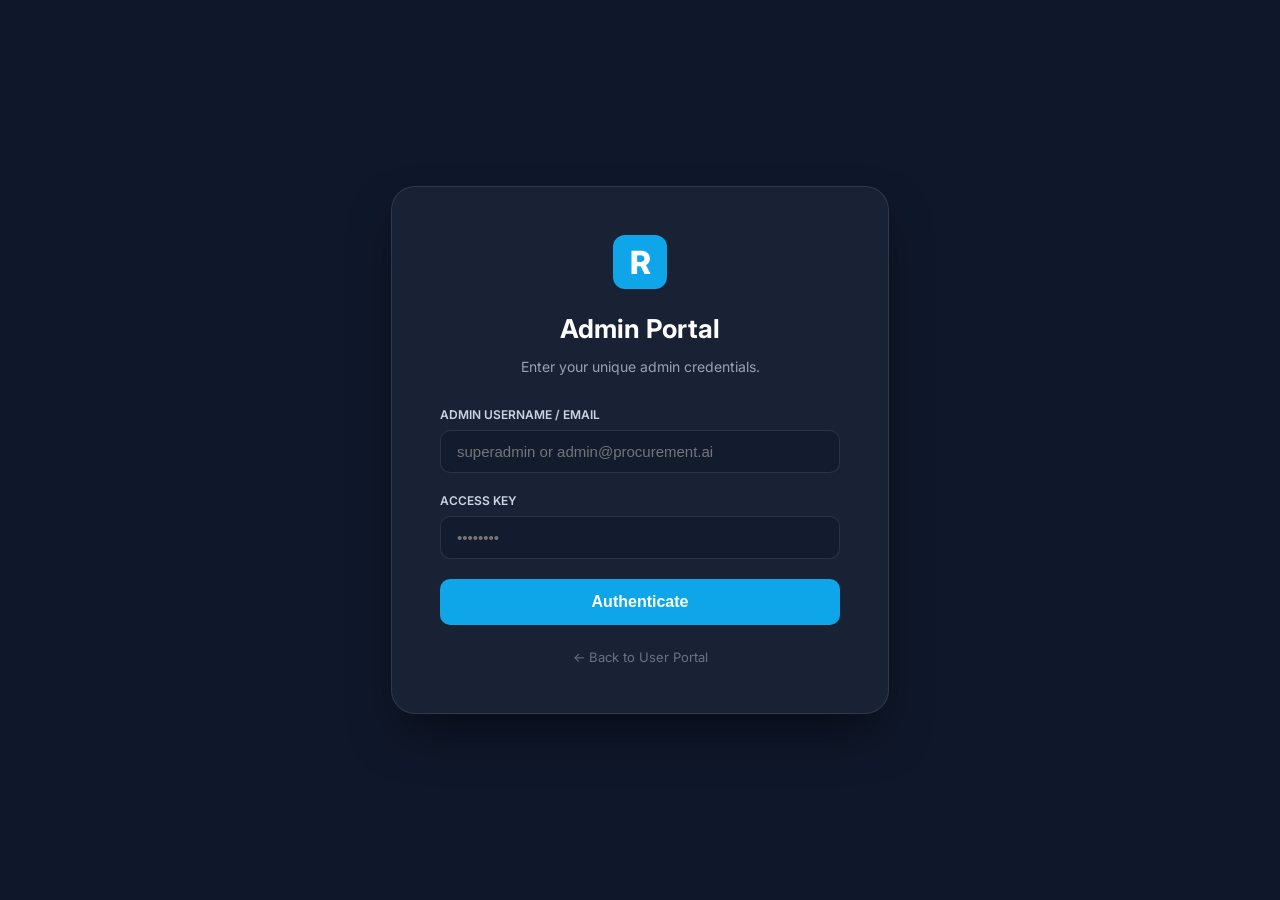
<file: ui/admin-login.html>
<!DOCTYPE html>
<html lang="en">

<head>
    <meta charset="UTF-8">
    <meta name="viewport" content="width=device-width, initial-scale=1.0">
    <title>Admin Portal - Procurement</title>
    <link rel="icon" type="image/svg+xml"
        href="data:image/svg+xml,<svg xmlns=%22http://www.w3.org/2000/svg%22 viewBox=%220 0 100 100%22><circle cx=%2250%22 cy=%2250%22 r=%2245%22 fill=%22%23FF5C35%22/><text y=%22.9em%22 font-size=%2280%22 x=%2250%25%22 text-anchor=%22middle%22 fill=%22white%22 font-family=%22serif%22 font-weight=%22bold%22>R</text></svg>">
    <link rel="preconnect" href="https://fonts.googleapis.com">
    <link rel="preconnect" href="https://fonts.gstatic.com" crossorigin>
    <link href="https://fonts.googleapis.com/css2?family=Inter:wght@400;500;600;700&display=swap" rel="stylesheet">
    <style>
        :root {
            --primary-orange: #0EA5E9;
            --primary-hover: #ff451a;
            --dark-bg: #0f172a;
        }

        body {
            margin: 0;
            padding: 0;
            font-family: 'Inter', sans-serif;
            background: var(--dark-bg);
            display: flex;
            align-items: center;
            justify-content: center;
            height: 100vh;
            color: white;
            overflow: hidden;
        }

        .login-card {
            background: rgba(30, 41, 59, 0.7);
            backdrop-filter: blur(20px);
            padding: 48px;
            border-radius: 24px;
            width: 100%;
            max-width: 400px;
            border: 1px solid rgba(255, 255, 255, 0.1);
            box-shadow: 0 25px 50px -12px rgba(0, 0, 0, 0.5);
            text-align: center;
        }

        .logo-icon {
            width: 54px;
            height: 54px;
            background: var(--primary-orange);
            color: white;
            border-radius: 12px;
            display: flex;
            align-items: center;
            justify-content: center;
            font-size: 32px;
            font-weight: 800;
            margin: 0 auto 24px;
        }

        h1 {
            font-size: 26px;
            font-weight: 700;
            margin-bottom: 8px;
        }

        p {
            color: #94a3b8;
            font-size: 14px;
            margin-bottom: 32px;
        }

        .input-group {
            text-align: left;
            margin-bottom: 20px;
        }

        label {
            display: block;
            font-size: 12px;
            font-weight: 600;
            color: #cbd5e1;
            margin-bottom: 8px;
            text-transform: uppercase;
        }

        input {
            width: 100%;
            padding: 12px 16px;
            background: rgba(15, 23, 42, 0.5);
            border: 1px solid rgba(255, 255, 255, 0.1);
            border-radius: 10px;
            color: white;
            font-size: 15px;
            outline: none;
            box-sizing: border-box;
            transition: border-color 0.2s;
        }

        input:focus {
            border-color: var(--primary-orange);
        }

        button {
            width: 100%;
            padding: 14px;
            background: var(--primary-orange);
            color: white;
            border: none;
            border-radius: 10px;
            font-size: 16px;
            font-weight: 700;
            cursor: pointer;
            transition: all 0.2s;
            margin-top: 12px;
        }

        button:hover {
            background: var(--primary-hover);
            transform: translateY(-1px);
        }

        button:active {
            transform: translateY(0);
        }

        #error-msg {
            background: rgba(239, 68, 68, 0.1);
            color: #f87171;
            padding: 12px;
            border-radius: 8px;
            font-size: 13px;
            margin-bottom: 20px;
            display: none;
            border: 1px solid rgba(239, 68, 68, 0.2);
        }

        .back-link {
            display: block;
            margin-top: 24px;
            color: #64748b;
            text-decoration: none;
            font-size: 13px;
            transition: color 0.2s;
        }

        .back-link:hover {
            color: white;
        }
    </style>
</head>

<body>
    <div id="top-loader"></div>
    <div class="login-card">
        <div class="logo-icon">R</div>
        <h1>Admin Portal</h1>
        <p>Enter your unique admin credentials.</p>

        <div id="error-msg"></div>

        <form id="login-form">
            <div class="input-group">
                <label>Admin Username / Email</label>
                <input type="text" id="email" required placeholder="superadmin or admin@procurement.ai">
            </div>
            <div class="input-group">
                <label>Access Key</label>
                <input type="password" id="password" required placeholder="••••••••">
            </div>
            <button type="submit" id="submit-btn"
                style="display: flex; align-items: center; justify-content: center; gap: 8px;">
                Authenticate
            </button>
        </form>

        <a href="/" class="back-link">← Back to User Portal</a>
    </div>

    <script>
        document.getElementById('login-form').addEventListener('submit', async (e) => {
            e.preventDefault();
            const email = document.getElementById('email').value;
            const password = document.getElementById('password').value;
            const errorMsg = document.getElementById('error-msg');
            const btn = document.getElementById('submit-btn');

            errorMsg.style.display = 'none';
            btn.disabled = true;
            btn.textContent = 'Authenticating...';

            try {
                const formData = new URLSearchParams();
                formData.append('username', email);
                formData.append('password', password);

                const response = await fetch('/api/admin/login', {
                    method: 'POST',
                    body: formData,
                    headers: { 'Content-Type': 'application/x-www-form-urlencoded' }
                });

                if (response.ok) {
                    const data = await response.json();
                    localStorage.setItem('access_token', data.access_token);
                    localStorage.setItem('role', 'admin');
                    window.location.href = '/admin_portal';
                } else {
                    const error = await response.json();
                    errorMsg.textContent = error.detail || 'Access Denied';
                    errorMsg.style.display = 'block';
                }
            } catch (err) {
                errorMsg.textContent = 'Connection error. Please try again.';
                errorMsg.style.display = 'block';
            } finally {
                btn.disabled = false;
                btn.textContent = 'Authenticate';
            }
        });
    </script>
</body>

</html>
</file>
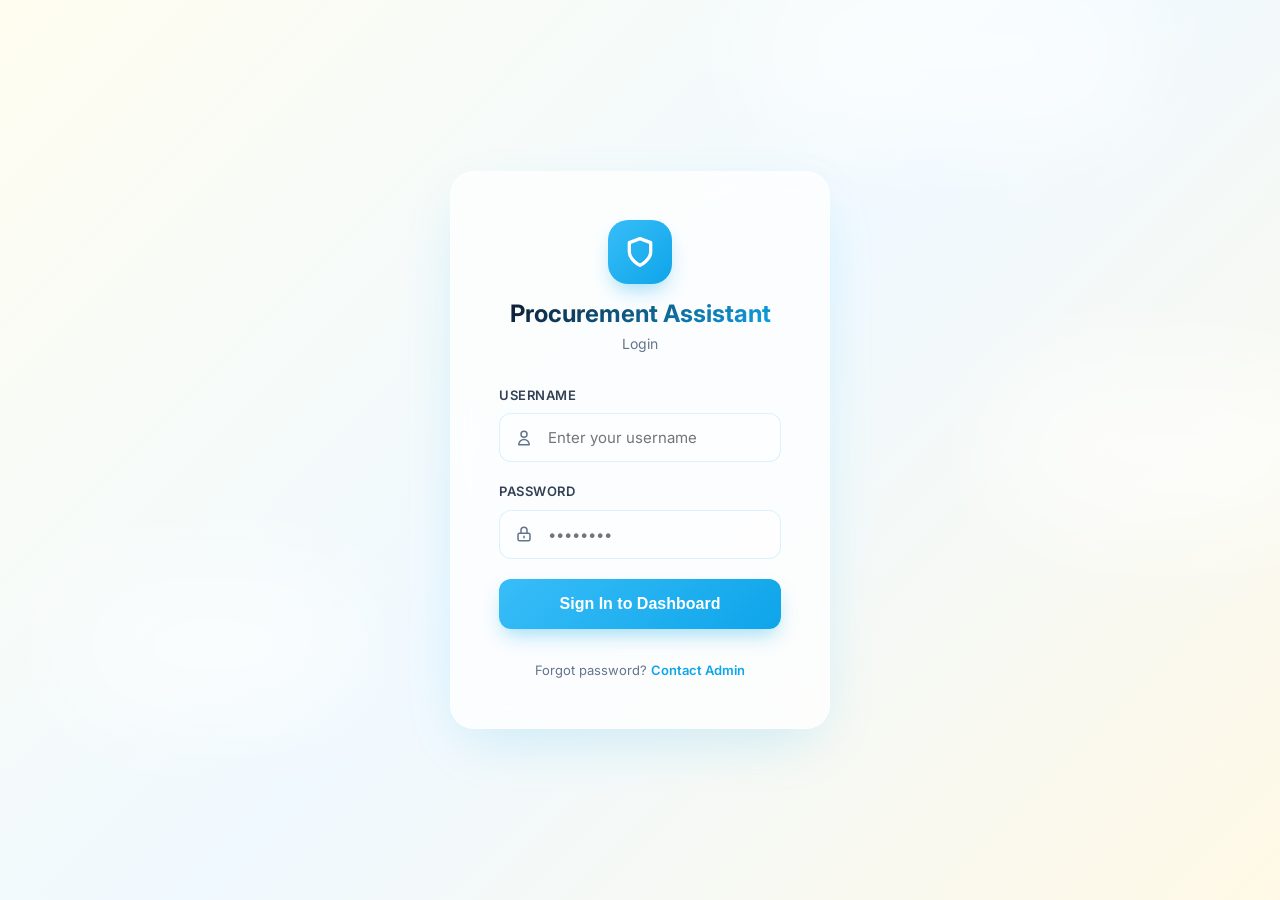
<file: ui/login.html>
<!DOCTYPE html>
<html lang="en">

<head>
    <meta charset="UTF-8">
    <meta name="viewport" content="width=device-width, initial-scale=1.0">
    <title>Login - Procurement</title>
    <link rel="preconnect" href="https://fonts.googleapis.com">
    <link rel="preconnect" href="https://fonts.gstatic.com" crossorigin>
    <link href="https://fonts.googleapis.com/css2?family=Inter:wght@400;500;600;700&display=swap" rel="stylesheet">
    <link rel="stylesheet" href="css/variables.css?v=1.6">
    <link rel="stylesheet" href="css/components.css?v=1.6">
    <style>
        :root {
            /* Heavenly Color Palette - Enhanced */
            --primary-yellow: #FFFDF0;
            --secondary-yellow: #FFF9E6;
            --accent-yellow: #FFE599;
            --warm-yellow: #FFD966;

            --primary-blue: #F0F9FF;
            --secondary-blue: #E0F2FE;
            --accent-blue: #7DD3FC;
            --deep-blue: #0EA5E9;
            --vibrant-blue: #0284C7;

            /* Neutral Colors */
            --text-primary: #0F172A;
            --text-secondary: #334155;
            --text-muted: #64748B;
            --white: #FFFFFF;
            --border-light: rgba(14, 165, 233, 0.15);

            /* Gradients */
            --gradient-heaven: linear-gradient(135deg, #FFFDF0 0%, #F0F9FF 50%, #FFF9E6 100%);
            --gradient-vibrant: linear-gradient(135deg, #38BDF8 0%, #0EA5E9 100%);
            
            /* Glassmorphism */
            --glass-bg: rgba(255, 255, 255, 0.7);
            --glass-border: rgba(255, 255, 255, 0.4);
            --glass-blur: blur(12px);
        }

        * {
            margin: 0;
            padding: 0;
            box-sizing: border-box;
        }

        body {
            font-family: 'Inter', sans-serif;
            min-height: 100vh;
            display: flex;
            align-items: center;
            justify-content: center;
            background: var(--gradient-heaven);
            overflow: hidden;
            position: relative;
        }

        /* Decorative Clouds */
        .login-bg {
            position: fixed;
            inset: 0;
            pointer-events: none;
            z-index: 0;
        }

        .cloud {
            position: absolute;
            background: rgba(255, 255, 255, 0.6);
            border-radius: 100px;
            filter: blur(50px);
            animation: cloudFloat 20s ease-in-out infinite;
        }

        .cloud-1 { width: 400px; height: 200px; top: -50px; right: 10%; animation-duration: 20s; }
        .cloud-2 { width: 300px; height: 150px; bottom: 20%; left: 5%; animation-duration: 25s; animation-direction: reverse; }
        .cloud-3 { width: 350px; height: 180px; top: 40%; right: -5%; animation-duration: 22s; }

        @keyframes cloudFloat {
            0%, 100% { transform: translateX(0) translateY(0); }
            25% { transform: translateX(20px) translateY(-10px); }
            50% { transform: translateX(-10px) translateY(5px); }
            75% { transform: translateX(15px) translateY(-5px); }
        }

        .login-container {
            width: 100%;
            max-width: 420px;
            padding: 20px;
            position: relative;
            z-index: 1;
        }

        .login-card {
            background: var(--glass-bg);
            backdrop-filter: var(--glass-blur);
            -webkit-backdrop-filter: var(--glass-blur);
            border: 1px solid var(--glass-border);
            border-radius: 24px;
            padding: 48px;
            box-shadow: 0 20px 60px -15px rgba(14, 165, 233, 0.2);
            animation: slideUp 0.6s cubic-bezier(0.4, 0, 0.2, 1);
        }

        @keyframes slideUp {
            from { opacity: 0; transform: translateY(20px); }
            to { opacity: 1; transform: translateY(0); }
        }

        .brand-section {
            text-align: center;
            margin-bottom: 32px;
        }

        .login-logo {
            width: 64px;
            height: 64px;
            background: var(--gradient-vibrant);
            border-radius: 20px;
            display: flex;
            align-items: center;
            justify-content: center;
            margin: 0 auto 16px;
            box-shadow: 0 10px 20px -5px rgba(14, 165, 233, 0.4);
            color: white;
        }

        .brand-name {
            font-size: 24px;
            font-weight: 700;
            color: var(--text-primary);
            background: linear-gradient(135deg, var(--text-primary) 0%, var(--deep-blue) 100%);
            -webkit-background-clip: text;
            -webkit-text-fill-color: transparent;
            background-clip: text;
        }

        .brand-tagline {
            font-size: 14px;
            color: var(--text-muted);
            margin-top: 4px;
        }

        .form-group {
            margin-bottom: 20px;
        }

        .form-label {
            display: block;
            font-size: 13px;
            font-weight: 600;
            color: var(--text-secondary);
            margin-bottom: 8px;
            text-transform: uppercase;
            letter-spacing: 0.5px;
        }

        .input-wrapper {
            position: relative;
        }

        .input-icon {
            position: absolute;
            left: 16px;
            top: 50%;
            transform: translateY(-50%);
            color: var(--text-muted);
            pointer-events: none;
            width: 18px;
            height: 18px;
        }

        .login-input {
            width: 100%;
            padding: 14px 14px 14px 48px;
            background: rgba(255, 255, 255, 0.5);
            border: 1px solid var(--border-light);
            border-radius: 12px;
            font-family: inherit;
            font-size: 15px;
            transition: all 0.2s ease;
            color: var(--text-primary);
        }

        .login-input:focus {
            outline: none;
            border-color: var(--deep-blue);
            background: white;
            box-shadow: 0 0 0 4px rgba(14, 165, 233, 0.15);
        }

        .btn-login {
            width: 100%;
            padding: 16px;
            background: var(--gradient-vibrant);
            color: white;
            border: none;
            border-radius: 12px;
            font-weight: 600;
            font-size: 16px;
            cursor: pointer;
            transition: all 0.3s ease;
            display: flex;
            align-items: center;
            justify-content: center;
            gap: 10px;
            box-shadow: 0 10px 20px -5px rgba(14, 165, 233, 0.4);
            margin-top: 12px;
        }

        .btn-login:hover {
            transform: translateY(-2px);
            box-shadow: 0 15px 25px -5px rgba(14, 165, 233, 0.5);
        }

        .btn-login:disabled {
            opacity: 0.7;
            cursor: not-allowed;
            transform: none;
        }

        .footer-links {
            text-align: center;
            margin-top: 32px;
            font-size: 13px;
            color: var(--text-muted);
        }

        .footer-links a {
            color: var(--deep-blue);
            text-decoration: none;
            font-weight: 600;
        }

        .error-message {
            background: #FEF2F2;
            color: #DC2626;
            padding: 12px;
            border-radius: 10px;
            font-size: 13px;
            border: 1px solid #FEE2E2;
            margin-bottom: 20px;
            display: none;
            text-align: center;
        }

        .spinner {
            width: 20px;
            height: 20px;
            border: 2px solid rgba(255, 255, 255, 0.3);
            border-radius: 50%;
            border-top-color: white;
            animation: spin 0.8s linear infinite;
            display: none;
        }

        @keyframes spin { to { transform: rotate(360deg); } }
    </style>
</head>

<body>
    <div id="top-loader"></div>
    <div class="login-bg">
        <div class="cloud cloud-1"></div>
        <div class="cloud cloud-2"></div>
        <div class="cloud cloud-3"></div>
    </div>
    <div class="login-container">
        <div class="login-card">
            <div class="brand-section">
                <div class="login-logo">
                    <svg width="32" height="32" viewBox="0 0 24 24" fill="none" stroke="currentColor" stroke-width="2.5"
                        stroke-linecap="round" stroke-linejoin="round">
                        <path d="M12 22s8-4 8-10V5l-8-3-8 3v7c0 6 8 10 8 10z"></path>
                    </svg>
                </div>
                <h1 class="brand-name">Procurement Assistant</h1>
                <p class="brand-tagline">Login</p>
            </div>

            <div id="errorBox" class="error-message"></div>

            <form id="loginForm">
                <div class="form-group">
                    <label class="form-label" for="username">Username</label>
                    <div class="input-wrapper">
                        <svg class="input-icon" fill="none" stroke="currentColor" viewBox="0 0 24 24">
                            <path stroke-linecap="round" stroke-linejoin="round" stroke-width="2"
                                d="M16 7a4 4 0 11-8 0 4 4 0 018 0zM12 14a7 7 0 00-7 7h14a7 7 0 00-7-7z"></path>
                        </svg>
                        <input type="text" id="username" class="login-input" placeholder="Enter your username" required>
                    </div>
                </div>

                <div class="form-group">
                    <label class="form-label" for="password">Password</label>
                    <div class="input-wrapper">
                        <svg class="input-icon" fill="none" stroke="currentColor" viewBox="0 0 24 24">
                            <path stroke-linecap="round" stroke-linejoin="round" stroke-width="2"
                                d="M12 15v2m-6 4h12a2 2 0 002-2v-6a2 2 0 00-2-2H6a2 2 0 00-2 2v6a2 2 0 002 2zm10-10V7a4 4 0 00-8 0v4h8z">
                            </path>
                        </svg>
                        <input type="password" id="password" class="login-input" placeholder="••••••••" required>
                    </div>
                </div>

                <button type="submit" id="submitBtn" class="btn-login">
                    <div id="submitSpinner" class="spinner"></div>
                    <span id="submitLabel">Sign In to Dashboard</span>
                </button>
            </form>

            <div class="footer-links">
                Forgot password? <a href="#">Contact Admin</a>
            </div>
        </div>
    </div>

    <script src="js/auth.js"></script>
    <script src="js/api.js"></script>
    <script>
        document.getElementById('loginForm').onsubmit = async (e) => {
            e.preventDefault();

            const btn = document.getElementById('submitBtn');
            const label = document.getElementById('submitLabel');
            const spinner = document.getElementById('submitSpinner');
            const errorBox = document.getElementById('errorBox');

            // AGGRESSIVE CACHE RESET: Wipe all old session data before trying to log in
            localStorage.clear();

            // Loading state
            btn.disabled = true;
            label.textContent = 'Authenticating...';
            spinner.style.display = 'block';
            errorBox.style.display = 'none';

            const formData = new FormData();
            formData.append('username', document.getElementById('username').value);
            formData.append('password', document.getElementById('password').value);

            try {
                const resp = await fetch(`${window.location.origin}/api/auth/login`, {
                    method: 'POST',
                    body: formData
                });
                const data = await resp.json();

                if (resp.ok) {
                    label.textContent = 'Identity Verified. Entering Portal...';
                    // Mark session as active in local cache (Not a token!)
                    localStorage.setItem('procurement_user_session', 'active');
                    window.location.href = data.redirect_url;
                } else {
                    throw new Error(data.detail || 'Access denied');
                }
            } catch (err) {
                errorBox.textContent = err.message || 'Connection failed';
                errorBox.style.display = 'block';
                btn.disabled = false;
                label.textContent = 'Sign In to Dashboard';
                spinner.style.display = 'none';
            }
        };
    </script>
</body>

</html>
</file>
<file: ui/css/variables.css>
/* Procurement Agent - Design System Variables */
/* Inspired by Fyxer AI - Modern, Clean, Professional */

:root {
  /* === Heavenly Color Palette (Rebranded) === */
  --primary-orange: #0EA5E9; /* Rebranded to Deep Blue */
  --primary-dark: #0284C7;   /* Vibrant Blue */
  --primary-light: #7DD3FC;  /* Accent Blue */
  --primary-brand: #0EA5E9;

  /* Custom Heavenly Tokens */
  --primary-yellow: #FFFDF0;
  --secondary-yellow: #FFF9E6;
  --accent-yellow: #FFE599;
  --warm-yellow: #FFD966;
  --primary-blue: #F0F9FF;
  --secondary-blue: #E0F2FE;
  --accent-blue: #7DD3FC;
  --deep-blue: #0EA5E9;
  --vibrant-blue: #0284C7;

  /* === Background & Gradients === */
  --bg-white: #FFFFFF;
  --bg-light: #F0F9FF; /* Light Blue/Heavenly background */
  --bg-dark: #E0F2FE;
  --bg-darker: #BAE6FD;
  --gradient-heaven: linear-gradient(135deg, #FFFDF0 0%, #F0F9FF 50%, #FFF9E6 100%);
  --gradient-sidebar: linear-gradient(180deg, #E0F2FE 0%, #F0F9FF 100%);

  /* === Text Colors === */
  --text-primary: #0F172A;
  --text-secondary: #334155;
  --text-muted: #64748B;

  /* === Accent Colors === */
  --accent-green: #10B981;
  --accent-red: #EF4444;
  --accent-orange: #FFD966; /* Warm Yellow */
  --accent-purple: #8B5CF6;

  /* === Border & Dividers === */
  --border-light: rgba(14, 165, 233, 0.15);
  --border-medium: #CBD5E1;
  --border-dark: #94A3B8;

  /* === Shadows === */
  --shadow-sm: 0 1px 2px 0 rgb(0 0 0 / 0.05);
  --shadow-md: 0 10px 30px -10px rgba(14, 165, 233, 0.1);
  --shadow-lg: 0 20px 40px -15px rgba(14, 165, 233, 0.15);
  --shadow-xl: 0 0 50px -10px rgba(14, 165, 233, 0.3);

  /* === Typography === */
  --font-sans: 'Inter', -apple-system, BlinkMacSystemFont, 'Segoe UI', 'Roboto', sans-serif;

  /* Font Sizes */
  --text-xs: 0.75rem;
  /* 12px */
  --text-sm: 0.875rem;
  /* 14px */
  --text-base: 1rem;
  /* 16px */
  --text-lg: 1.125rem;
  /* 18px */
  --text-xl: 1.25rem;
  /* 20px */
  --text-2xl: 1.5rem;
  /* 24px */
  --text-3xl: 1.875rem;
  /* 30px */
  --text-4xl: 2.25rem;
  /* 36px */
  --text-5xl: 3rem;
  /* 48px */

  /* Font Weights */
  --font-normal: 400;
  --font-medium: 500;
  --font-semibold: 600;
  --font-bold: 700;

  /* === Spacing === */
  --space-1: 0.25rem;
  /* 4px */
  --space-2: 0.5rem;
  /* 8px */
  --space-3: 0.75rem;
  /* 12px */
  --space-4: 1rem;
  /* 16px */
  --space-5: 1.25rem;
  /* 20px */
  --space-6: 1.5rem;
  /* 24px */
  --space-8: 2rem;
  /* 32px */
  --space-10: 2.5rem;
  /* 40px */
  --space-12: 3rem;
  /* 48px */
  --space-16: 4rem;
  /* 64px */

  /* === Border Radius === */
  --radius-sm: 0.375rem;
  /* 6px */
  --radius-md: 0.5rem;
  /* 8px */
  --radius-lg: 0.75rem;
  /* 12px */
  --radius-xl: 1rem;
  /* 16px */
  --radius-full: 9999px;

  /* === Transitions === */
  --transition-fast: 150ms cubic-bezier(0.4, 0, 0.2, 1);
  --transition-base: 200ms cubic-bezier(0.4, 0, 0.2, 1);
  --transition-slow: all 0.5s ease;

  /* === Z-Index === */
  --z-dropdown: 1000;
  --z-sticky: 1020;
  --z-fixed: 1030;
  --z-modal-backdrop: 1040;
  --z-modal: 1050;
  --z-tooltip: 1060;

  /* === Layout === */
  --sidebar-width: 220px;
  --header-height: 64px;
}

/* === Global Resets === */
* {
  margin: 0;
  padding: 0;
  box-sizing: border-box;
}

body {
  font-family: var(--font-sans);
  font-size: var(--text-base);
  color: var(--text-primary);
  background: var(--gradient-heaven);
  background-attachment: fixed;
  line-height: 1.5;
  -webkit-font-smoothing: antialiased;
  -moz-osx-font-smoothing: grayscale;
}

/* === Typography Utilities === */
h1,
h2,
h3,
h4,
h5,
h6 {
  font-weight: var(--font-bold);
  line-height: 1.2;
  color: var(--text-primary);
}

h1 {
  font-size: var(--text-5xl);
}

h2 {
  font-size: var(--text-4xl);
}

h3 {
  font-size: var(--text-3xl);
}

h4 {
  font-size: var(--text-2xl);
}

h5 {
  font-size: var(--text-xl);
}

h6 {
  font-size: var(--text-lg);
}

p {
  margin-bottom: var(--space-4);
  color: var(--text-secondary);
}

a {
  color: var(--primary-blue);
  text-decoration: none;
  transition: color var(--transition-fast);
}

a:hover {
  color: var(--primary-dark);
}

/* === Container === */
.container {
  max-width: 1280px;
  margin: 0 auto;
  padding: 0 var(--space-6);
}

/* === Scrollbar Styling === */
::-webkit-scrollbar {
  width: 8px;
  height: 8px;
}

::-webkit-scrollbar-track {
  background: var(--bg-light);
}

::-webkit-scrollbar-thumb {
  background: var(--border-medium);
  border-radius: var(--radius-full);
}

::-webkit-scrollbar-thumb:hover {
  background: var(--border-dark);
}

/* --- Professional Animations --- */
@keyframes fadeIn {
    from { opacity: 0; transform: translateY(5px); }
    to { opacity: 1; transform: translateY(0); }
}

body {
    animation: fadeIn 0.4s ease-out;
}

/* Smooth Interactive Elements */
a, button, .card, .sidebar-link, .nav-link, .btn {
    transition: var(--transition-base) !important;
}
</file>
<file: ui/css/components.css>
/* Procurement Agent - Reusable Components */
/* Buttons, Cards, Forms, Navigation */

/* ============================================ */
/* BUTTONS */
/* ============================================ */

.btn {
    display: inline-flex;
    align-items: center;
    justify-content: center;
    gap: var(--space-2);
    padding: var(--space-3) var(--space-6);
    font-size: var(--text-base);
    font-weight: var(--font-semibold);
    border-radius: var(--radius-md);
    border: none;
    cursor: pointer;
    transition: all var(--transition-base);
    text-decoration: none;
    white-space: nowrap;
}

.btn:disabled {
    opacity: 0.5;
    cursor: not-allowed;
}

/* Primary Button */
.btn-primary {
    background: var(--primary-orange);
    color: white;
    box-shadow: 0 4px 14px rgba(14, 165, 233, 0.3);
}

.btn-primary:hover:not(:disabled) {
    background: var(--primary-dark);
    transform: translateY(-1px);
    box-shadow: 0 6px 20px rgba(14, 165, 233, 0.4);
}

/* Secondary Button */
.btn-secondary {
    background: white;
    color: var(--text-primary);
    border: 1px solid var(--border-medium);
}

.btn-secondary:hover:not(:disabled) {
    background: var(--bg-light);
    border-color: var(--border-dark);
}

/* Success Button */
.btn-success {
    background: var(--accent-green);
    color: white;
}

.btn-success:hover:not(:disabled) {
    background: #059669;
}

/* Danger Button */
.btn-danger {
    background: var(--accent-red);
    color: white;
}

.btn-danger:hover:not(:disabled) {
    background: #DC2626;
}

/* Button Sizes */
.btn-sm {
    padding: var(--space-2) var(--space-4);
    font-size: var(--text-sm);
}

.btn-lg {
    padding: var(--space-4) var(--space-8);
    font-size: var(--text-lg);
}

/* ============================================ */
/* CARDS */
/* ============================================ */

.card {
    background: white;
    border: 1px solid var(--border-light);
    border-radius: var(--radius-lg);
    padding: var(--space-6);
    box-shadow: var(--shadow-sm);
    transition: all var(--transition-slow);
}

.card:hover {
    box-shadow: var(--shadow-md);
}

.card-header {
    display: flex;
    align-items: center;
    justify-content: space-between;
    margin-bottom: var(--space-4);
    padding-bottom: var(--space-4);
    border-bottom: 1px solid var(--border-light);
}

/* Chat Message Styles */
.message {
    display: flex;
    flex-direction: column;
    margin-bottom: var(--space-4);
    max-width: 90%;
    word-break: break-word;
    overflow-wrap: break-word;
    width: fit-content;
}

.message-user {
    align-self: flex-end;
    margin-left: auto;
}

.message-assistant {
    align-self: flex-start;
    margin-right: auto;
}

.message-bubble {
    padding: var(--space-4) var(--space-5);
    border-radius: var(--radius-lg);
    font-size: var(--text-sm);
    line-height: 1.6;
    position: relative;
    max-width: 100%;
    box-shadow: var(--shadow-sm);
    overflow-x: auto; /* Fix for wide tables */
}

/* Ensure tables inside chat are styled professionally */
.message-bubble table {
    width: 100%;
    border-collapse: collapse;
    margin: var(--space-4) 0;
    min-width: 400px;
}

.message-bubble th, .message-bubble td {
    border: 1px solid var(--border-light);
    padding: var(--space-2);
    text-align: left;
}

.message-bubble img {
    max-width: 100%;
    border-radius: var(--radius-md);
    margin: var(--space-3) 0;
}

.message-user .message-bubble {
    background: var(--primary-orange);
    color: white;
    border-bottom-right-radius: var(--radius-xs);
}

.message-assistant .message-bubble {
    background: white;
    color: var(--text-primary);
    border: 1px solid var(--border-light);
    border-bottom-left-radius: var(--radius-xs);
    box-shadow: var(--shadow-sm);
}

.card-title {
    font-size: var(--text-xl);
    font-weight: var(--font-semibold);
    color: var(--text-primary);
    margin: 0;
}

.card-body {
    color: var(--text-secondary);
}

.card-footer {
    margin-top: var(--space-4);
    padding-top: var(--space-4);
    border-top: 1px solid var(--border-light);
}

/* Stat Card */
.stat-card {
    background: white;
    border: 1px solid var(--border-light);
    border-radius: var(--radius-lg);
    padding: var(--space-6);
    box-shadow: var(--shadow-sm);
    transition: all var(--transition-slow);
}

.stat-card:hover {
    border-color: var(--primary-orange);
    transform: translateY(-3px);
    box-shadow: var(--shadow-lg);
}

.stat-label {
    font-size: var(--text-sm);
    color: var(--text-muted);
    text-transform: uppercase;
    letter-spacing: 0.05em;
    margin-bottom: var(--space-2);
}

.stat-value {
    font-size: var(--text-4xl);
    font-weight: var(--font-bold);
    color: var(--text-primary);
    margin-bottom: var(--space-2);
}

.stat-change {
    font-size: var(--text-sm);
    display: flex;
    align-items: center;
    gap: var(--space-1);
}

.stat-change.positive {
    color: var(--accent-green);
}

.stat-change.negative {
    color: var(--accent-red);
}

/* ============================================ */
/* BADGES */
/* ============================================ */

.badge {
    display: inline-flex;
    align-items: center;
    padding: var(--space-1) var(--space-3);
    font-size: var(--text-xs);
    font-weight: var(--font-medium);
    border-radius: var(--radius-full);
    text-transform: uppercase;
    letter-spacing: 0.05em;
}

.badge-success {
    background: #D1FAE5;
    color: #065F46;
}

.badge-warning {
    background: #FEF3C7;
    color: #92400E;
}

.badge-danger {
    background: #FEE2E2;
    color: #991B1B;
}

.badge-info {
    background: #DBEAFE;
    color: #1E40AF;
}

.badge-neutral {
    background: var(--bg-dark);
    color: var(--text-secondary);
}

/* ============================================ */
/* NAVIGATION */
/* ============================================ */

.nav {
    background: white;
    border-bottom: 1px solid var(--border-light);
    box-shadow: var(--shadow-sm);
    position: fixed;
    top: 0;
    left: 0;
    width: 100%;
    height: 64px;
    z-index: 1100;
}

.nav-container {
    max-width: 1280px;
    margin: 0 auto;
    padding: 0 var(--space-6);
    display: flex;
    align-items: center;
    justify-content: space-between;
    height: 64px;
}

.nav-brand {
    font-size: var(--text-xl);
    font-weight: var(--font-bold);
    color: var(--text-primary);
    text-decoration: none;
    display: flex;
    align-items: center;
    gap: var(--space-2);
}

.nav-links {
    display: flex;
    align-items: center;
    gap: var(--space-6);
    list-style: none;
}

.nav-link {
    color: var(--text-secondary);
    text-decoration: none;
    font-weight: var(--font-medium);
    transition: color var(--transition-fast);
}

.nav-link:hover {
    color: var(--primary-orange);
}

.nav-link.active {
    color: var(--primary-orange);
}

.status-indicator {
    width: 8px;
    height: 8px;
    border-radius: 50%;
    display: inline-block;
    margin-right: var(--space-2);
}

.status-online {
    background: var(--accent-green);
}

.status-offline {
    background: var(--accent-red);
}

/* ============================================ */
/* GLOBAL LAYOUT */
/* ============================================ */

.layout {
    min-height: 100vh;
    display: flex;
    background: var(--bg-light);
}

.main-content {
    margin-left: var(--sidebar-width);
    margin-top: var(--header-height);
    padding: var(--space-8);
    flex: 1;
    height: calc(100vh - var(--header-height));
    box-sizing: border-box;
    transition: margin-left var(--transition-base);
    position: relative;
    z-index: 1;
}

/* ============================================ */
/* SIDEBAR */
/* ============================================ */

.sidebar {
    background: var(--gradient-sidebar);
    border-right: 1px solid var(--border-light);
    width: var(--sidebar-width);
    height: calc(100vh - 64px);
    position: fixed;
    top: 64px;
    left: 0;
    overflow-y: auto;
    padding: var(--space-4) var(--space-3);
    box-shadow: 4px 0 15px rgba(14, 165, 233, 0.05);
    z-index: 1050;
    backdrop-filter: blur(10px);
}

/* Scrollbar styling for sidebar */
.sidebar::-webkit-scrollbar {
    width: 4px;
}

.sidebar::-webkit-scrollbar-track {
    background: transparent;
}

.sidebar::-webkit-scrollbar-thumb {
    background: rgba(0, 0, 0, 0.1);
    border-radius: 2px;
}

/* Optional section label */
.sidebar-section-label {
    font-size: 0.65rem;
    font-weight: 700;
    letter-spacing: 0.12em;
    text-transform: uppercase;
    color: var(--text-muted);
    padding: var(--space-4) var(--space-3) var(--space-2);
    display: block;
}

.sidebar-menu {
    list-style: none;
}

.sidebar-item {
    margin-bottom: var(--space-1);
}

.sidebar-link {
    display: flex;
    align-items: center;
    gap: var(--space-3);
    padding: 10px var(--space-3);
    color: var(--text-secondary);
    text-decoration: none;
    border-radius: 8px;
    transition: all 0.2s ease;
    font-weight: 500;
    font-size: 0.82rem;
    position: relative;
}

.sidebar-link svg {
    flex-shrink: 0;
    opacity: 0.6;
    transition: opacity 0.2s ease;
}

.sidebar-link:hover {
    background: var(--bg-light);
    color: var(--text-primary);
}

.sidebar-link:hover svg {
    opacity: 1;
}

.sidebar-link.active {
    background: var(--white);
    color: var(--primary-orange);
    box-shadow: 0 2px 8px rgba(14, 165, 233, 0.12);
    border: none;
}

.sidebar-link.active svg {
    opacity: 1;
    color: var(--primary-orange);
}

.sidebar-link.active::before {
    content: '';
    position: absolute;
    left: 0;
    top: 20%;
    height: 60%;
    width: 3px;
    background: var(--primary-orange);
    border-radius: 0 3px 3px 0;
}

/* ============================================ */
/* TABLES */
/* ============================================ */

.table-container {
    background: white;
    border: 1px solid var(--border-light);
    border-radius: var(--radius-lg);
    overflow-x: auto;
    width: 100%;
}

table {
    width: 100%;
    border-collapse: collapse;
    min-width: 900px;
}

th {
    background: var(--bg-light);
    padding: var(--space-5) var(--space-4);
    text-align: left;
    font-size: var(--text-xs);
    font-weight: var(--font-bold);
    color: var(--text-secondary);
    text-transform: uppercase;
    letter-spacing: 0.1em;
    border-bottom: 2px solid var(--border-light);
    white-space: nowrap;
}

td {
    padding: var(--space-5) var(--space-4);
    border-top: 1px solid var(--border-light);
    color: var(--text-primary);
    vertical-align: middle;
    font-size: var(--text-sm);
}

tr:hover {
    background: var(--bg-light);
}

/* ============================================ */
/* FORMS */
/* ============================================ */

.form-group {
    margin-bottom: var(--space-6);
}

.form-label {
    display: block;
    font-size: var(--text-sm);
    font-weight: var(--font-medium);
    color: var(--text-primary);
    margin-bottom: var(--space-2);
}

.form-input,
.form-select,
.form-textarea {
    width: 100%;
    padding: var(--space-3) var(--space-4);
    border: 1px solid var(--border-medium);
    border-radius: var(--radius-md);
    font-size: var(--text-base);
    color: var(--text-primary);
    transition: all var(--transition-fast);
}

.form-input:focus,
.form-select:focus,
.form-textarea:focus {
    outline: none;
    border-color: var(--primary-orange);
    box-shadow: 0 0 0 3px rgba(14, 165, 233, 0.15);
}

.form-textarea {
    resize: vertical;
    min-height: 100px;
}

.form-help {
    font-size: var(--text-sm);
    color: var(--text-muted);
    margin-top: var(--space-2);
}

/* ============================================ */
/* UTILITIES */
/* ============================================ */

.text-center {
    text-align: center;
}

.text-right {
    text-align: right;
}

.text-left {
    text-align: left;
}

.mt-4 {
    margin-top: var(--space-4);
}

.mb-4 {
    margin-bottom: var(--space-4);
}

.my-4 {
    margin-top: var(--space-4);
    margin-bottom: var(--space-4);
}

.mx-4 {
    margin-left: var(--space-4);
    margin-right: var(--space-4);
}

.p-4 {
    padding: var(--space-4);
}

.py-4 {
    padding-top: var(--space-4);
    padding-bottom: var(--space-4);
}

.px-4 {
    padding-left: var(--space-4);
    padding-right: var(--space-4);
}

.flex {
    display: flex;
}

.flex-col {
    flex-direction: column;
}

.items-center {
    align-items: center;
}

.justify-between {
    justify-content: space-between;
}

.gap-4 {
    gap: var(--space-4);
}

.grid {
    display: grid;
}

.grid-cols-2 {
    grid-template-columns: repeat(2, 1fr);
}

.grid-cols-3 {
    grid-template-columns: repeat(3, 1fr);
}

.grid-cols-4 {
    grid-template-columns: repeat(4, 1fr);
}

@media (max-width: 768px) {

    .grid-cols-2,
    .grid-cols-3,
    .grid-cols-4 {
        grid-template-columns: 1fr;
    }
}

/* ============================================ */
/* MODALS */
/* ============================================ */

.modal {
    display: none;
    position: fixed;
    z-index: 1000;
    left: 0;
    top: 0;
    width: 100%;
    height: 100%;
    overflow: auto;
    background-color: rgba(0, 0, 0, 0.5);
    backdrop-filter: blur(4px);
    align-items: center;
    justify-content: center;
}

.modal.active {
    display: flex;
}

.modal-content {
    background-color: white;
    margin: auto;
    padding: 0;
    border-radius: 12px;
    width: 90%;
    max-width: 800px;
    box-shadow: 0 10px 25px rgba(0, 0, 0, 0.2);
    max-height: 85vh;
    display: flex;
    flex-direction: column;
    animation: modalSlide 0.3s ease-out;
    overflow: hidden;
}

@keyframes modalSlide {
    from {
        transform: translateY(-30px);
        opacity: 0;
    }

    to {
        transform: translateY(0);
        opacity: 1;
    }
}

.modal-header {
    padding: 30px 24px 20px 24px;
    border-bottom: 1px solid #eee;
    display: flex;
    align-items: center;
    justify-content: space-between;
}

.modal-header h2 {
    margin: 0;
    font-size: 20px;
}

.modal-close {
    cursor: pointer;
    color: #666;
    font-size: 28px;
    line-height: 1;
}

.modal-close:hover {
    color: var(--primary-orange);
}

.modal-body {
    padding: 32px;
    overflow-y: auto;
    flex: 1;
}

.modal-footer {
    padding: 24px;
    border-top: 1px solid #eee;
    display: flex;
    justify-content: flex-end;
    gap: 16px;
}

/* Email Detail Specifics */
.email-meta {
    margin-bottom: 24px;
    padding: 16px;
    background: #f9f9f9;
    border-radius: 8px;
}

.email-meta-item {
    margin-bottom: 8px;
    font-size: 14px;
}

.email-meta-label {
    font-weight: 600;
    color: #333;
    width: 80px;
    display: inline-block;
}

.email-body-content {
    font-family: inherit;
    white-space: pre-wrap;
    line-height: 1.6;
    color: #444;
}

/* ============================================ */
/* TOAST NOTIFICATIONS */
/* ============================================ */

/* ============================================ */
/* PREMIUM EXECUTIVE TOASTS */
/* ============================================ */

.toast-container {
    position: fixed;
    bottom: 30px;
    right: 30px;
    z-index: 9999;
    display: flex;
    flex-direction: column;
    gap: 12px;
}

.toast {
    background: #111827;
    /* Deep Onyx */
    color: white;
    padding: 16px 24px;
    border-radius: 12px;
    box-shadow: 0 20px 25px -5px rgba(0, 0, 0, 0.3), 0 10px 10px -5px rgba(0, 0, 0, 0.1);
    display: flex;
    align-items: center;
    gap: 14px;
    min-width: 320px;
    max-width: 450px;
    border: 1px solid rgba(255, 255, 255, 0.1);
    animation: toastSlideIn 0.4s cubic-bezier(0.16, 1, 0.3, 1);
    backdrop-filter: blur(10px);
}

.toast.toast-success {
    border-left: 5px solid #10B981;
}

.toast.toast-error {
    border-left: 5px solid #EF4444;
}

.toast.toast-info {
    border-left: 5px solid var(--primary-orange);
}

.toast svg {
    flex-shrink: 0;
    width: 20px;
    height: 20px;
}

.toast-message {
    font-size: 0.9rem;
    font-weight: 500;
    line-height: 1.4;
    flex: 1;
}

.toast-close {
    cursor: pointer;
    opacity: 0.5;
    transition: opacity 0.2s;
    font-size: 1.2rem;
    padding: 2px;
}

.toast-close:hover {
    opacity: 1;
}

@keyframes toastSlideIn {
    from {
        transform: translateX(100%) scale(0.9);
        opacity: 0;
    }

    to {
        transform: translateX(0) scale(1);
        opacity: 1;
    }
}

@keyframes toastFadeOut {
    to {
        transform: scale(0.9);
        opacity: 0;
    }
}

/* Dashboard Widgets */

/* FullCalendar Overrides */
.fc-daygrid-day-number {
    color: var(--text-primary) !important;
    font-weight: 600 !important;
    text-decoration: none !important;
    opacity: 1 !important;
}

.fc-col-header-cell-cushion {
    color: var(--text-secondary) !important;
    font-weight: 700 !important;
    text-transform: uppercase;
    font-size: 0.75rem;
    text-decoration: none !important;
}

/* ============================================ */
/* PAGE TRANSITIONS & LOADERS */
/* ============================================ */

body {
    animation: fadeIn 0.4s ease-out;
}

@keyframes fadeIn {
    from { opacity: 0; }
    to { opacity: 1; }
}

/* Professional Top Progress Bar */
#top-loader {
    position: fixed;
    top: 0;
    left: 0;
    width: 0%;
    height: 3px;
    background: var(--gradient-heaven);
    z-index: 9999;
    transition: width 0.3s ease;
    display: none;
}

@keyframes spin {
    to {
        transform: rotate(360deg);
    }
}

.spinner-small {
    width: 20px;
    height: 20px;
    border: 2px solid #E5E7EB;
    border-top-color: var(--primary-orange);
    border-radius: 50%;
    animation: spin 1s linear infinite;
}

/* Premium Status Pulse */
@keyframes pulse {
    0% {
        transform: scale(0.95);
        box-shadow: 0 0 0 0 rgba(14, 165, 233, 0.4);
    }

    70% {
        transform: scale(1);
        box-shadow: 0 0 0 10px rgba(14, 165, 233, 0);
    }

    100% {
        transform: scale(0.95);
        box-shadow: 0 0 0 0 rgba(14, 165, 233, 0);
    }
}

.pulse {
    animation: pulse 2s infinite;
}

/* ============================================ */
/* MOBILE RESPONSIVENESS (Global) */
/* ============================================ */

@media (max-width: 1024px) {
    .sidebar {
        transform: translateX(-100%);
        transition: transform 0.3s ease;
    }

    .sidebar.active {
        transform: translateX(0);
    }

    .main-content {
        margin-left: 0 !important;
        width: 100% !important;
    }

    .nav-links {
        display: none !important;
        /* Hide secondary links on mobile */
    }
}

@media (max-width: 768px) {
    .nav-container {
        padding: 0 var(--space-4);
    }

    .main-content {
        padding: var(--space-4) !important;
    }

    .page-title {
        font-size: var(--text-2xl) !important;
    }

    .stat-card,
    .action-card,
    .card {
        padding: var(--space-4) !important;
    }

    /* Modal responsive */
    .modal-content {
        width: 95% !important;
        margin: 10px !important;
        max-height: 90vh !important;
    }

    /* Table scroll hint */
    .table-container {
        border-right: 4px solid var(--primary-orange);
        /* Hint there is more content */
    }

    /* Responsive Grid Fixes */
    .grid-cols-2,
    .grid-cols-3,
    .grid-cols-4 {
        grid-template-columns: 1fr !important;
    }
}

::-webkit-scrollbar {
    width: 6px;
    height: 6px;
}

::-webkit-scrollbar-track {
    background: transparent;
}

::-webkit-scrollbar-thumb {
    background: rgba(0, 0, 0, 0.1);
    border-radius: 10px;
}

::-webkit-scrollbar-thumb:hover {
    background: rgba(0, 0, 0, 0.2);
}
</file>
